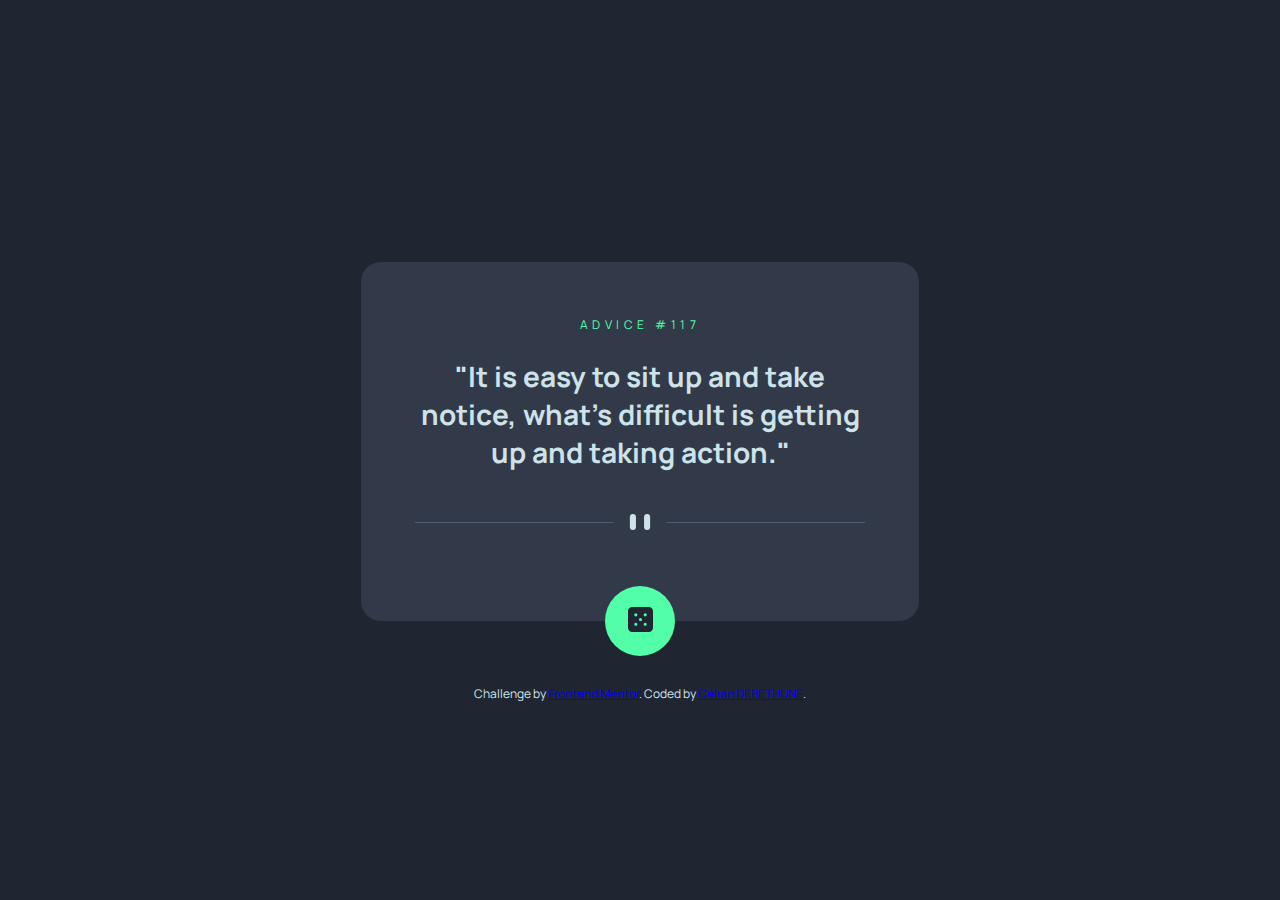
<file: Advice Generator App/index.html>
<!DOCTYPE html>
<html lang="en">
  <head>
    <meta charset="UTF-8" />
    <meta name="viewport" content="width=device-width, initial-scale=1.0" />
    <!-- displays site properly based on user's device -->

    <link
      rel="icon"
      type="image/png"
      sizes="32x32"
      href="./images/favicon-32x32.png"
    />

    <title>Frontend Mentor | Advice generator app</title>

    <link rel="stylesheet" href="style.css" />
    <script src="script.js" defer></script>
  </head>
  <body>
    <header class="top-space"></header>
    <main class="card">
      <p class="advice-number">ADVICE #117</p>
      <h1 class="advice-quote">
        "It is easy to sit up and take notice, what's difficult is getting up
        and taking action."
      </h1>
      <picture class="divider">
        <source
          media="(max-width: 600px)"
          srcset="images/pattern-divider-mobile.svg"
        />
        <img src="images/pattern-divider-desktop.svg" alt="divider" />
      </picture>

      <button class="random-btn">
        <img src="images/icon-dice.svg" alt="dice-icon" class="dice-icon" />
      </button>
    </main>

    <footer class="bottom-space">
      <div class="attribution">
        Challenge by
        <a href="https://www.frontendmentor.io?ref=challenge" target="_blank"
          >Frontend Mentor</a
        >. Coded by
        <a href="https://www.linkedin.com/in/debethune-celian/" target="_blank"
          >Célian DEBETHUNE</a
        >.
      </div>
    </footer>
  </body>
</html>
</file>
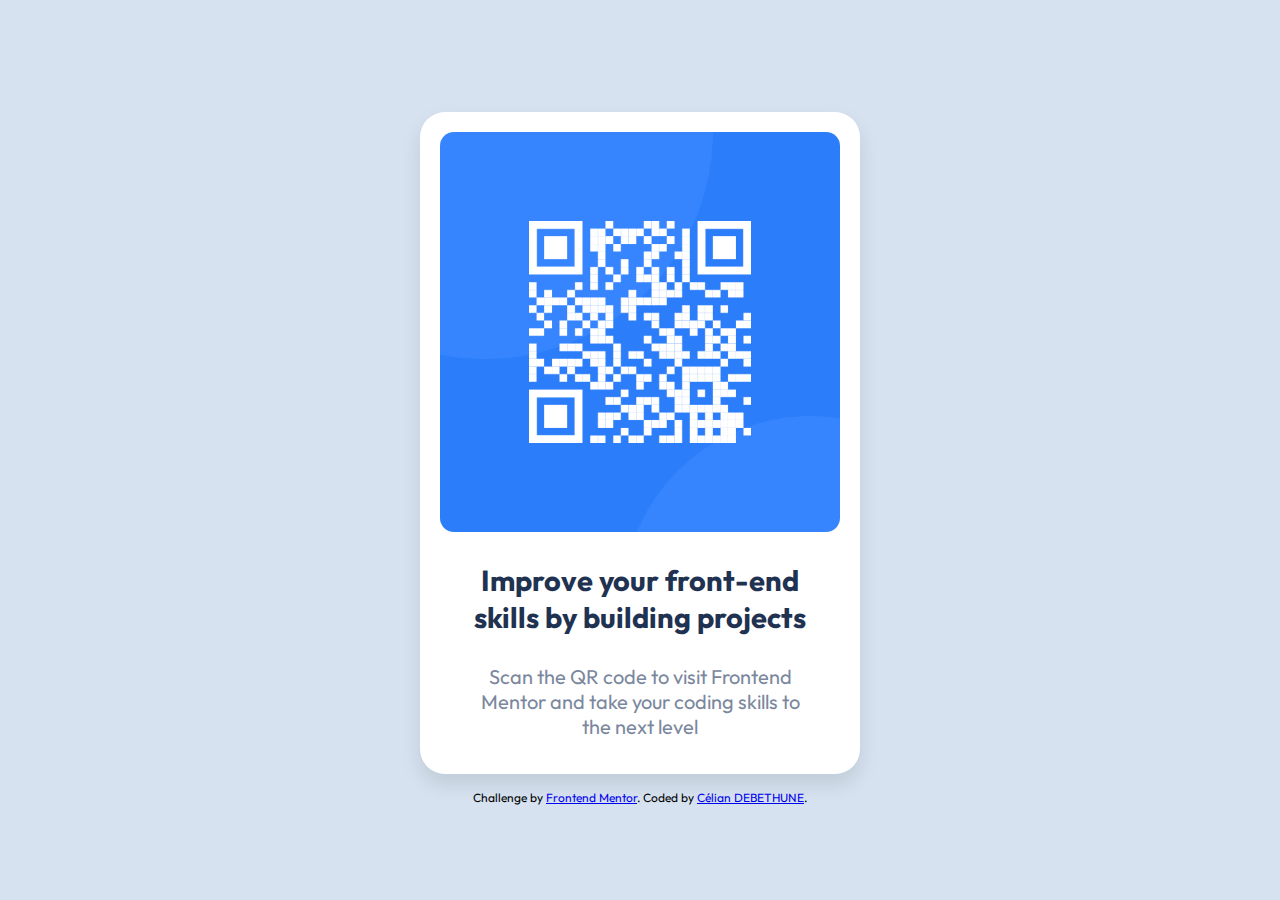
<file: QR code component/index.html>
<!DOCTYPE html>
<html lang="en">
  <head>
    <meta charset="UTF-8" />
    <meta name="viewport" content="width=device-width, initial-scale=1.0" />
    <!-- displays site properly based on user's device -->

    <link
      rel="icon"
      type="image/png"
      sizes="32x32"
      href="./images/favicon-32x32.png"
    />
    <link rel="stylesheet" href="style.css" />
    <link rel="preconnect" href="https://fonts.googleapis.com" />
    <link rel="preconnect" href="https://fonts.gstatic.com" crossorigin />
    <link
      href="https://fonts.googleapis.com/css2?family=Outfit:wght@400;700&display=swap"
      rel="stylesheet"
    />

    <title>Frontend Mentor | QR code component</title>
    </style>
  </head>
  <body>
    <div class="card">
      <img
        src="./images/image-qr-code.png"
        alt="qr-code-image"
        class="card-img"
      />
      <p class="card-title">
        Improve your front-end skills by building projects
      </p>
      <p class="card-subtitle">
        Scan the QR code to visit Frontend Mentor and take your coding skills to
        the next level
      </p>
    </div>

    <div class="attribution">
      Challenge by
      <a href="https://www.frontendmentor.io?ref=challenge" target="_blank"
        >Frontend Mentor</a
      >. Coded by
      <a href="https://www.linkedin.com/in/debethune-celian/" target="_blank"
        >Célian DEBETHUNE</a
      >.
    </div>
  </body>
</html>
</file>
<file: Advice Generator App/style.css>
@import url("https://fonts.googleapis.com/css2?family=Manrope:wght@800&display=swap");

* {
  margin: 0;
  padding: 0;
}

:root {
  --Neon-Green: hsl(150, 100%, 66%);
}

.attribution {
  font-size: 0.75rem;
}

body {
  min-height: 100vh;
  background-color: hsl(218, 23%, 16%);
  display: flex;
  flex-direction: column;
  align-items: center;
  color: hsl(193, 38%, 86%);
  font-family: "Manrope", sans-serif;
}

.top-space,
.bottom-space {
  flex: 1;
}

.card {
  position: relative;
  background-color: hsl(217, 19%, 24%);
  max-width: 450px;
  display: flex;
  flex-direction: column;
  align-items: center;
  margin: 4rem 1rem;
  padding: 3.375rem;
  border-radius: 20px;
}

.advice-number {
  color: var(--Neon-Green);
  font-size: 0.75rem;
  letter-spacing: 0.375em;
}

.advice-quote {
  font-size: 28px;
  margin: 1.5rem 0 2.625rem 0;
  text-align: center;
}

.divider {
  margin-bottom: 2rem;
  width: 100%;
}

.divider * {
  width: 100%;
}

.random-btn {
  background-color: var(--Neon-Green);
  border: 0;
  padding: 0.5rem;
  width: 70px;
  height: 70px;
  border-radius: 50%;
  position: absolute;
  /*bottom: -11%;*/
  bottom: calc(-35px);
  cursor: pointer;
  transition: 100ms;
}

.random-btn:hover {
  box-shadow: 0 0 40px 0 var(--Neon-Green);
}

.dice-icon {
  width: 25px;
}

@media (max-width: 600px) {
  .top-space {
    flex: 2;
  }
  .bottom-space {
    flex: 5;
  }

  .card {
    padding: 3.375rem 2rem;
  }
}
</file>
<file: QR code component/style.css>
* {
  margin: 0;
  padding: 0;
}

body {
  background-color: hsl(212, 45%, 89%);
  font-family: "Outfit", sans-serif;
  min-height: 100vh;
  display: flex;
  justify-content: center;
  align-items: center;
  flex-direction: column;
  text-align: center;
}

.card {
  background-color: hsl(0, 0%, 100%);
  padding: 20px;
  max-width: 400px;
  border-radius: 25px;
  margin: 1rem;
  box-shadow: 0 10px 20px 0 rgba(0, 0, 0, 0.1);
}

.card-img {
  border-radius: 14px;
  width: 100%;
  height: auto;
  display: block;
  margin: auto;
}

.card-title {
  padding: 20px;
  color: hsl(218, 44%, 22%);
  font-weight: 700;
  font-size: 1.8125rem;
  margin-top: 10px;
  margin-bottom: 8px;
}

.card-subtitle {
  padding: 0 25px;
  color: hsl(220, 15%, 55%);
  font-size: 1.25em;
  font-weight: 400;
  margin-bottom: 15px;
}

.attribution {
  font-size: 12px;
}
</file>
